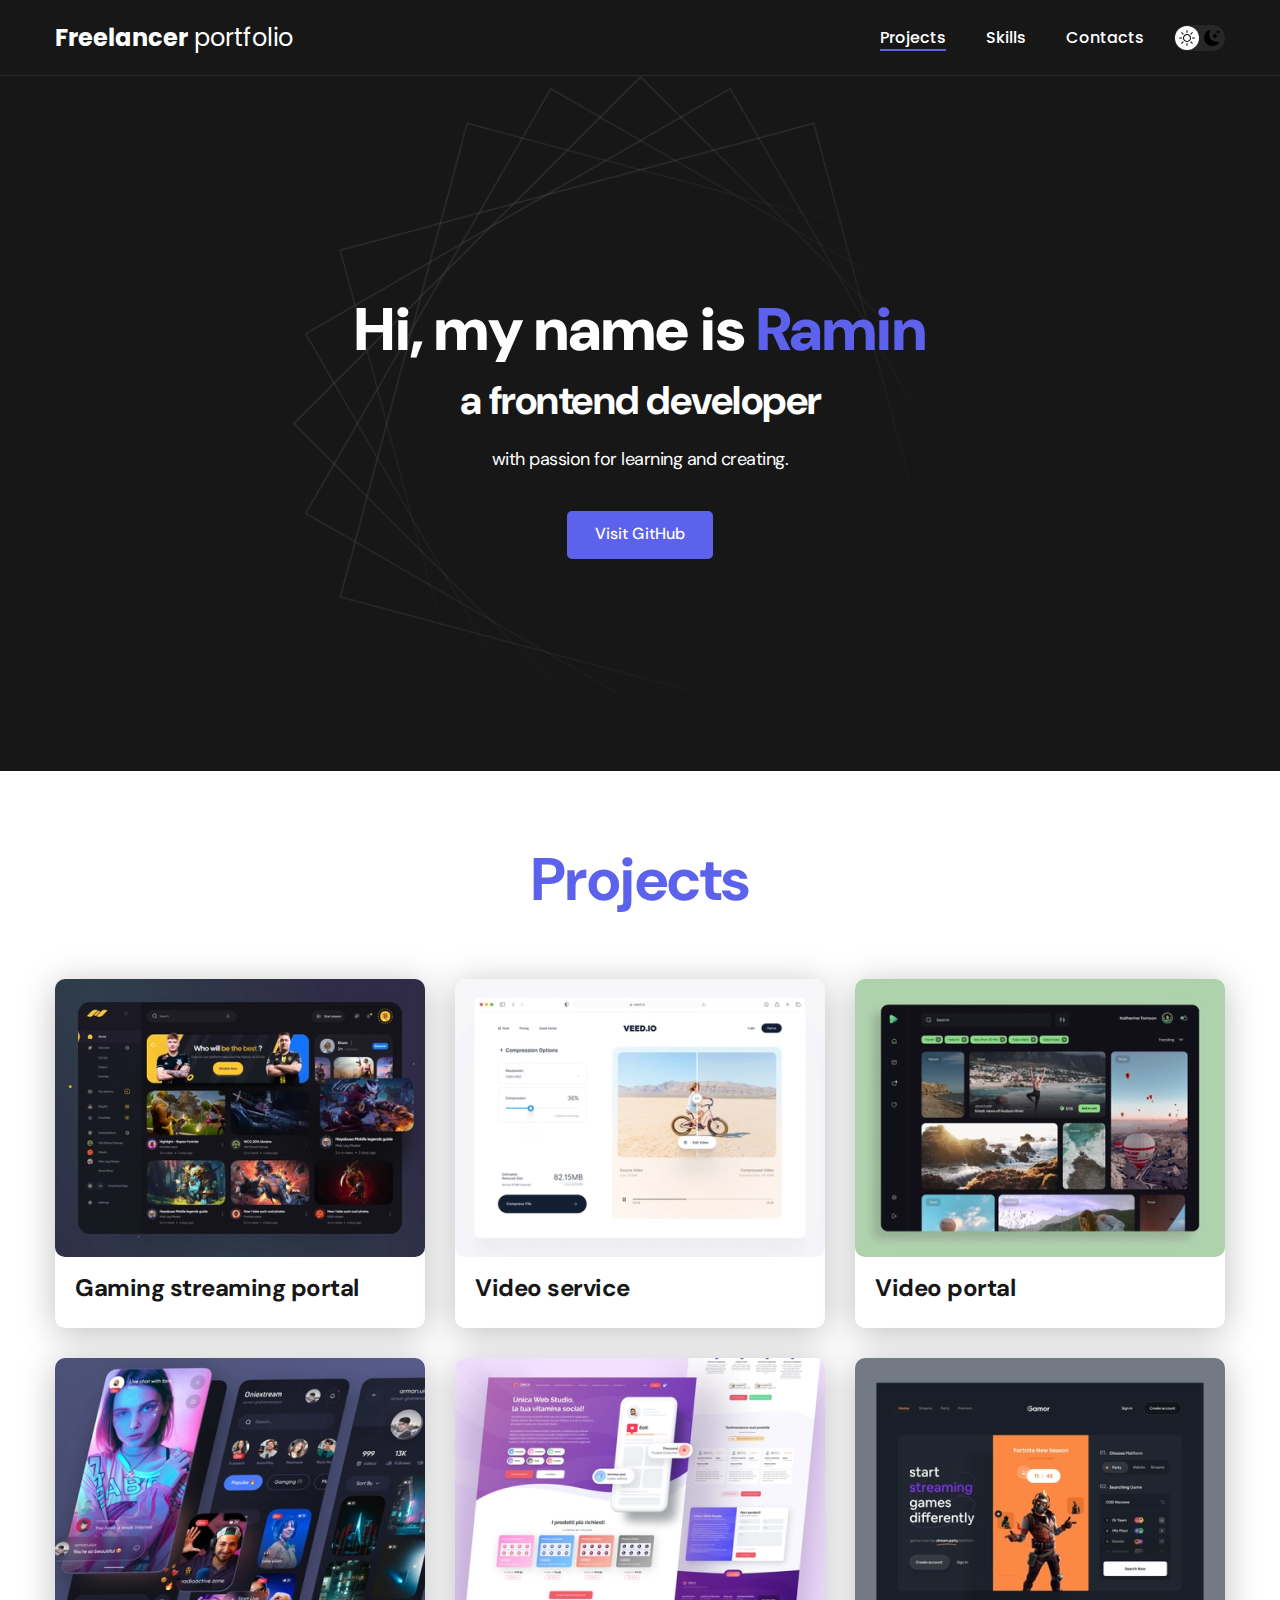
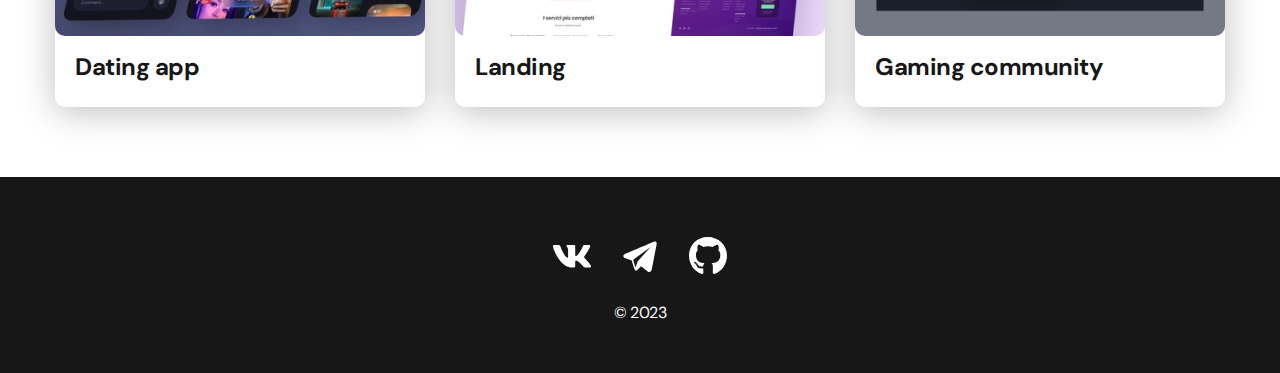
<file: index.html>
<!DOCTYPE html>
<html lang="en">
<head>
    <meta charset="UTF-8">
    <meta name="author" content="Ramin Sultangaliev">
    <meta name="viewport" content="width=device-width, initial-scale=1.0">
    <meta http-equiv="X-UA-Compatible" content="IE=edge">
    <link rel="stylesheet" href="css/style.css">
    <title>Freelancer portfolio</title>
</head>
<body>
    <nav class="nav">
        <div class="container">
            <div class="nav-row">
                <a href="./index.html" class="logo"><strong>Freelancer</strong> portfolio</a>
                <button class="theme-button">
                    <img src="images/icons/sun.svg" alt="Light mod" class="theme-button__icon">
                    <img src="images/icons/moon.svg" alt="Dark mod" class="theme-button__icon">
                </button>
                <ul class="nav-list">
                    <li class="nav-list__item">
                        <a href="./index.html" class="nav-list__link nav-list__link_active">Projects</a>
                    </li>
                    <li class="nav-list__item">
                        <a href="./skills.html" class="nav-list__link">Skills</a>
                    </li>
                    <li class="nav-list__item">
                        <a href="./contacts.html" class="nav-list__link">Contacts</a>
                    </li>
                </ul>
            </div>
        </div>
    </nav>

    <header class="header">
        <div class="header__wrapper">
            <h1 class="header__title">
                <strong>Hi, my name is <em>Ramin</em></strong>
                <br>
                a frontend developer
            </h1>
            <div class="header__text">
                <p>with passion for learning and creating.</p>
            </div>
            <a href="https://github.com/raminsultangaliev" target="_blank" class="button">Visit GitHub</a>
        </div>
    </header>

    <main>
        <section class="projects section">
            <div class="container">
                <h2 class="section__title">Projects</h2>
                <ul class="projects__list">
                    <li class="project">
                        <a href="./project-page.html">
                            <img src="images/project-1.jpg" alt="Project 1" class="project__image">
                            <h3 class="project__title">Gaming streaming portal</h3>
                        </a>
                    </li>
                    <li class="project">
                        <a href="./project-page.html">
                            <img src="images/project-2.jpg" alt="Project 2" class="project__image">
                            <h3 class="project__title">Video service</h3>
                        </a>
                    </li>
                    <li class="project">
                        <a href="./project-page.html">
                            <img src="images/project-3.jpg" alt="Project 3" class="project__image">
                            <h3 class="project__title">Video portal</h3>
                        </a>
                    </li>
                    <li class="project">
                        <a href="./project-page.html">
                            <img src="images/project-4.jpg" alt="Project 4" class="project__image">
                            <h3 class="project__title">Dating app</h3>
                        </a>
                    </li>
                    <li class="project">
                        <a href="./project-page.html">
                            <img src="images/project-5.jpg" alt="Project 5" class="project__image">
                            <h3 class="project__title">Landing</h3>
                        </a>
                    </li>
                    <li class="project">
                        <a href="./project-page.html">
                            <img src="images/project-6.jpg" alt="Project 6" class="project__image">
                            <h3 class="project__title">Gaming community</h3>
                        </a>
                    </li>
                </ul>
            </div>
        </section>
    </main>

    <footer class="footer">
        <div class="container">
            <div class="footer__wrapper">
                <ul class="social">
                    <li class="social__item"><a href="https://vk.com/id523957315" target="_blank"><img src="images/icons/vk.svg" alt="Link 1"></a></li>
                    <li class="social__item"><a href="https://t.me/rsul07" target="_blank"><img src="images/icons/telegram.svg" alt="Link 2"></a></li>
                    <li class="social__item"><a href="https://github.com/raminsultangaliev" target="_blank"><img src="images/icons/github.svg" alt="Link 3"></a></li>
                </ul>
                <div class="copyright">
                    <p>&copy; 2023</p>
                </div>
            </div>
        </div>
    </footer>

    <script src="./js/main.js"></script>
</body>
</html>
</file>
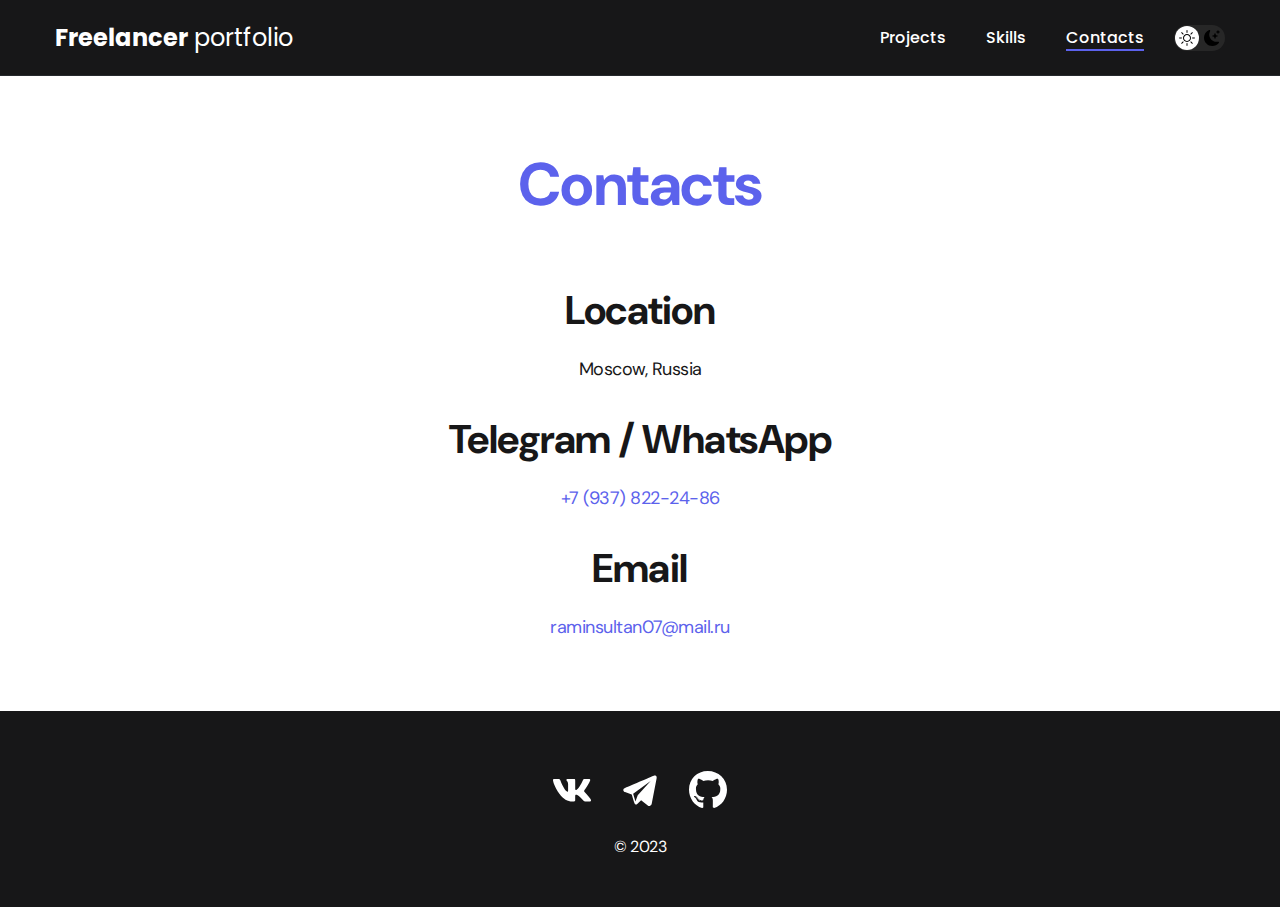
<file: contacts.html>
<!DOCTYPE html>
<html lang="en">
<head>
    <meta charset="UTF-8">
    <meta name="author" content="Ramin Sultangaliev">
    <meta name="viewport" content="width=device-width, initial-scale=1.0">
    <meta http-equiv="X-UA-Compatible" content="IE=edge">
    <link rel="stylesheet" href="css/style.css">
    <title>Freelancer portfolio</title>
</head>
<body>
    <nav class="nav">
        <div class="container">
            <div class="nav-row">
                <a href="./index.html" class="logo"><strong>Freelancer</strong> portfolio</a>
                <button class="theme-button">
                    <img src="images/icons/sun.svg" alt="Light mod" class="theme-button__icon">
                    <img src="images/icons/moon.svg" alt="Dark mod" class="theme-button__icon">
                </button>
                <ul class="nav-list">
                    <li class="nav-list__item">
                        <a href="./index.html" class="nav-list__link">Projects</a>
                    </li>
                    <li class="nav-list__item">
                        <a href="./skills.html" class="nav-list__link">Skills</a>
                    </li>
                    <li class="nav-list__item">
                        <a href="./contacts.html" class="nav-list__link nav-list__link_active">Contacts</a>
                    </li>
                </ul>
            </div>
        </div>
    </nav>

    <main>
        <section class="section">
            <div class="container">
                <h1 class="section__title">Contacts</h1>
                <ul class="content-list">
                    <li class="content-list__item">
                        <h2 class="content-list__title">Location</h2>
                        <p>
                            Moscow, Russia
                        </p>
                    </li>
                    <li class="content-list__item">
                        <h2 class="content-list__title">Telegram / WhatsApp</h2>
                        <p>
                            <a href="tel:+79378222486">+7 (937) 822-24-86</a>
                        </p>
                    </li>
                    <li class="content-list__item">
                        <h2 class="content-list__title">Email</h2>
                        <p>
                            <a href="mailto:raminsultan07@mail.ru" target="_blank">raminsultan07@mail.ru</a>
                        </p>
                    </li>
                </ul>
            </div>
        </section>
    </main>

    <footer class="footer">
        <div class="container">
            <div class="footer__wrapper">
                <ul class="social">
                    <li class="social__item"><a href="https://vk.com/id523957315" target="_blank"><img src="images/icons/vk.svg" alt="Link 1"></a></li>
                    <li class="social__item"><a href="https://t.me/rsul07" target="_blank"><img src="images/icons/telegram.svg" alt="Link 2"></a></li>
                    <li class="social__item"><a href="https://github.com/raminsultangaliev" target="_blank"><img src="images/icons/github.svg" alt="Link 3"></a></li>
                </ul>
                <div class="copyright">
                    <p>&copy; 2023</p>
                </div>
            </div>
        </div>
    </footer>

    <script src="./js/main.js"></script>
</body>
</html>
</file>
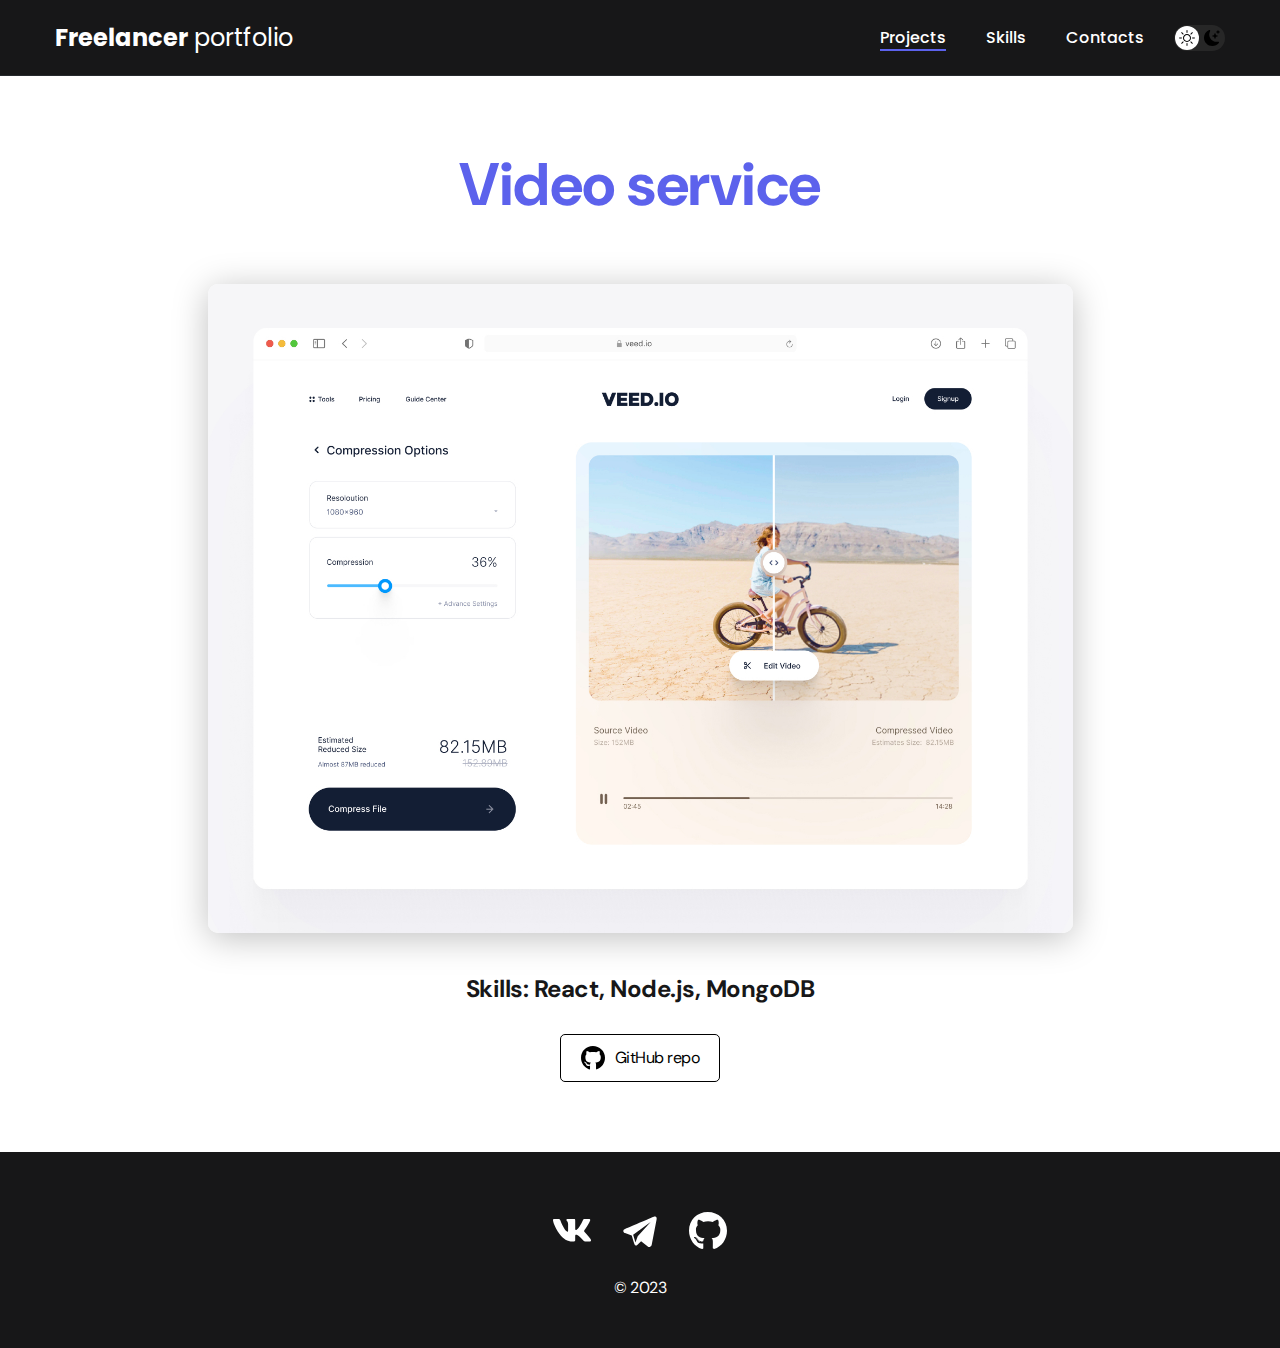
<file: project-page.html>
<!DOCTYPE html>
<html lang="en">
<head>
    <meta charset="UTF-8">
    <meta name="author" content="Ramin Sultangaliev">
    <meta name="viewport" content="width=device-width, initial-scale=1.0">
    <meta http-equiv="X-UA-Compatible" content="IE=edge">
    <link rel="stylesheet" href="css/style.css">
    <title>Freelancer portfolio</title>
</head>
<body>
    <nav class="nav">
        <div class="container">
            <div class="nav-row">
                <a href="./index.html" class="logo"><strong>Freelancer</strong> portfolio</a>
                <button class="theme-button">
                    <img src="images/icons/sun.svg" alt="Light mod" class="theme-button__icon">
                    <img src="images/icons/moon.svg" alt="Dark mod" class="theme-button__icon">
                </button>
                <ul class="nav-list">
                    <li class="nav-list__item">
                        <a href="./index.html" class="nav-list__link nav-list__link_active">Projects</a>
                    </li>
                    <li class="nav-list__item">
                        <a href="./skills.html" class="nav-list__link">Skills</a>
                    </li>
                    <li class="nav-list__item">
                        <a href="./contacts.html" class="nav-list__link">Contacts</a>
                    </li>
                </ul>
            </div>
        </div>
    </nav>

    <main>
        <section class="section">
            <div class="container">
                <div class="project-details">
                    <h1 class="section__title">Video service</h1>
                    <img src="images/big-project-2.jpg" alt="Project 2" class="project-details__image">
                    <div class="project-details__description">
                        <p>Skills: React, Node.js, MongoDB</p>
                    </div>
                    <a href="#" class="button-outline">
                        <img src="images/icons/github-black.svg" alt="Github">
                        GitHub repo
                    </a>
                </div>          
            </div>
        </section>
    </main>

    <footer class="footer">
        <div class="container">
            <div class="footer__wrapper">
                <ul class="social">
                    <li class="social__item"><a href="https://vk.com/id523957315" target="_blank"><img src="images/icons/vk.svg" alt="Link 1"></a></li>
                    <li class="social__item"><a href="https://t.me/rsul07" target="_blank"><img src="images/icons/telegram.svg" alt="Link 2"></a></li>
                    <li class="social__item"><a href="https://github.com/raminsultangaliev" target="_blank"><img src="images/icons/github.svg" alt="Link 3"></a></li>
                </ul>
                <div class="copyright">
                    <p>&copy; 2023</p>
                </div>
            </div>
        </div>
    </footer>

    <script src="./js/main.js"></script>
</body>
</html>
</file>
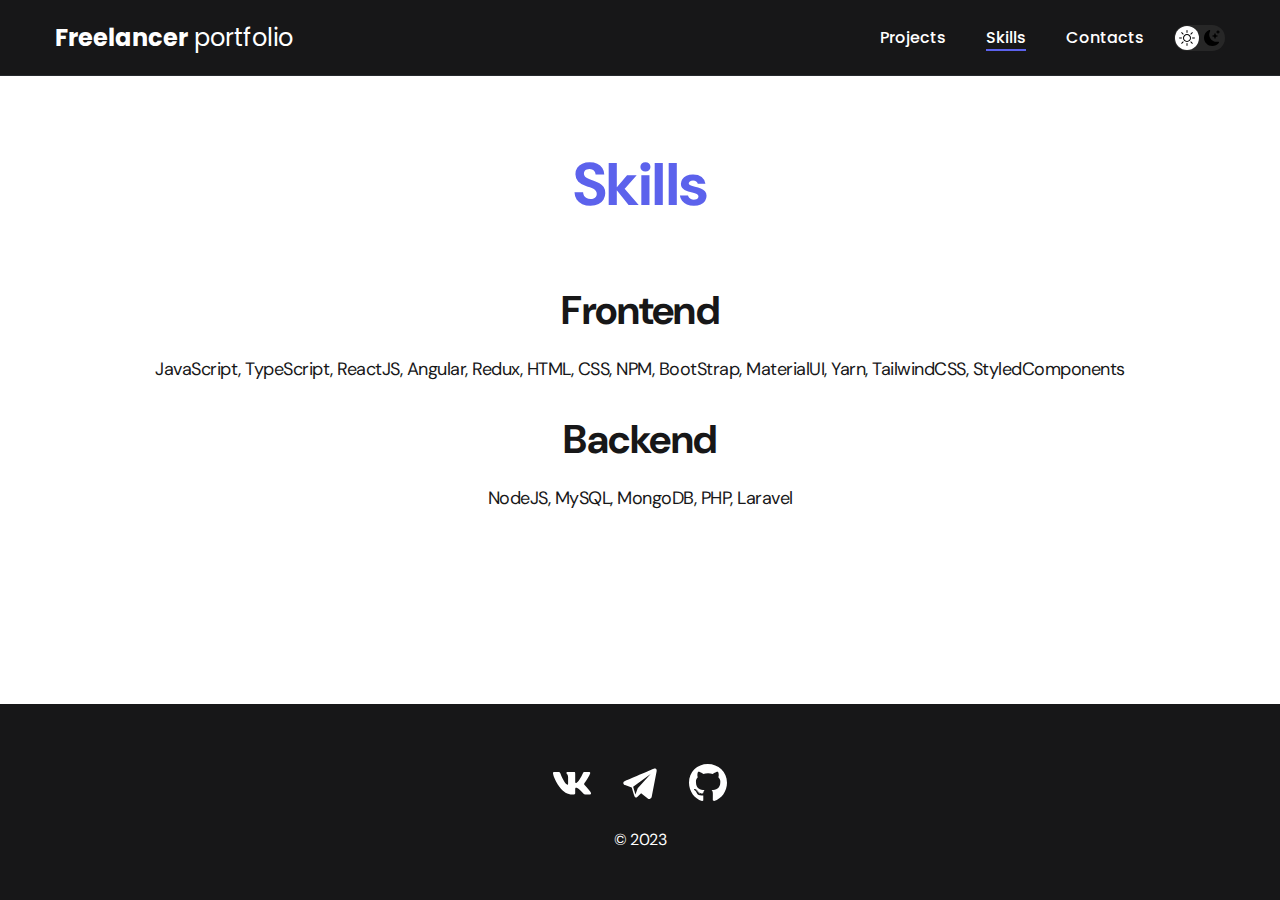
<file: skills.html>
<!DOCTYPE html>
<html lang="en">
<head>
    <meta charset="UTF-8">
    <meta name="author" content="Ramin Sultangaliev">
    <meta name="viewport" content="width=device-width, initial-scale=1.0">
    <meta http-equiv="X-UA-Compatible" content="IE=edge">
    <link rel="stylesheet" href="css/style.css">
    <title>Freelancer portfolio</title>
</head>
<body>
    <nav class="nav">
        <div class="container">
            <div class="nav-row">
                <a href="./index.html" class="logo"><strong>Freelancer</strong> portfolio</a>
                <button class="theme-button">
                    <img src="images/icons/sun.svg" alt="Light mod" class="theme-button__icon">
                    <img src="images/icons/moon.svg" alt="Dark mod" class="theme-button__icon">
                </button>
                <ul class="nav-list">
                    <li class="nav-list__item">
                        <a href="./index.html" class="nav-list__link">Projects</a>
                    </li>
                    <li class="nav-list__item">
                        <a href="./skills.html" class="nav-list__link nav-list__link_active">Skills</a>
                    </li>
                    <li class="nav-list__item">
                        <a href="./contacts.html" class="nav-list__link">Contacts</a>
                    </li>
                </ul>
            </div>
        </div>
    </nav>

    <main>
        <section class="section">
            <div class="container">
                <h1 class="section__title">Skills</h1>
                <ul class="content-list">
                    <li class="content-list__item">
                        <h2 class="content-list__title">Frontend</h2>
                        <p>
                            JavaScript, TypeScript, ReactJS, Angular, Redux, HTML,
                            CSS, NPM, BootStrap, MaterialUI, Yarn, TailwindCSS, StyledComponents
                        </p>
                    </li>
                    <li class="content-list__item">
                        <h2 class="content-list__title">Backend</h2>
                        <p>
                            NodeJS, MySQL, MongoDB, PHP, Laravel
                        </p>
                    </li>
                </ul>
            </div>
        </section>
    </main>

    <footer class="footer">
        <div class="container">
            <div class="footer__wrapper">
                <ul class="social">
                    <li class="social__item"><a href="https://vk.com/id523957315" target="_blank"><img src="images/icons/vk.svg" alt="Link 1"></a></li>
                    <li class="social__item"><a href="https://t.me/rsul07" target="_blank"><img src="images/icons/telegram.svg" alt="Link 2"></a></li>
                    <li class="social__item"><a href="https://github.com/raminsultangaliev" target="_blank"><img src="images/icons/github.svg" alt="Link 3"></a></li>
                </ul>
                <div class="copyright">
                    <p>&copy; 2023</p>
                </div>
            </div>
        </div>
    </footer>

    <script src="./js/main.js"></script>
</body>
</html>
</file>
<file: css/style.css>
@import url(reset.css);
@import url("https://fonts.googleapis.com/css2?family=DM+Sans:wght@400;500;700&family=Poppins:wght@400;500;700&display=swap");

:root {
    --blackest: #000;
    --black: #171718;
    --black-border: #26292d;
    --dark-gray: #272727;
    --white: #fff;
    --purple: #5c62ec;
    --red: #e34234;

    --dark-bg: var(--black);
    --dark-border: var(--black-border);
    --black-text: var(--black);
    --header-title: var(--purple);
    --header-text: var(--white);

    /* Light mode */
    --page-bg: var(--white);
    --text-color: var(--black);
    --accent: var(--purple);
    --box-shadow: 0px 5px 35px 0px rgba(0, 0, 0, 0.25);
}

.dark {
    /* Dark mode */
    --page-bg: var(--dark-gray);
    --text-color: var(--white);
    --accent: var(--red);
    --box-shadow: 0px 5px 35px 0px rgba(0, 0, 0, 0.8);
}

html,
body {
    font-family: "DM Sans", sans-serif;
    letter-spacing: -0.5px;
    min-height: 100vh;
    display: flex;
    flex-direction: column;
    background-color: var(--page-bg);
    color: var(--text-color);
}

.container {
    max-width: 1200px;
    padding: 0 15px;
    margin: 0 auto;
}

/* Navigation */

.nav {
    padding: 20px 0;
    border-bottom: 1px solid var(--dark-border);
    background-color: var(--dark-bg);
    letter-spacing: normal;
}

.nav-row {
    display: flex;
    justify-content: flex-end;
    align-items: center;
    gap: 20px 30px;
    flex-wrap: wrap;
}

.logo {
    color: var(--header-text);
    font-size: 24px;
    font-family: "Poppins", sans-serif;
    margin-right: auto;
}

.logo strong {
    font-weight: 700;
}

.nav-list {
    display: flex;
    align-items: center;
    flex-wrap: wrap;
    gap: 10px 40px;
    font-size: 16px;
    font-weight: 500;
    font-family: "Poppins", sans-serif;
}

.nav-list__link {
    color: var(--header-text);
    transition: opacity 0.2s ease-in;
}

.nav-list:has(.nav-list__link:hover) .nav-list__link:not(:hover),
.nav-list:has(.nav-list__link:focus) .nav-list__link:not(:focus) {
    opacity: 0.5;
}

.nav-list__link_active {
    position: relative;
}

.nav-list__link_active::before {
    content: "";
    display: block;
    height: 2px;
    width: 100%;
    background-color: var(--header-title);
    position: absolute;
    left: 0;
    top: 100%;
}

/* Theme button */

.theme-button {
    position: relative;
    display: flex;
    justify-content: space-between;
    order: 1;
    width: 51px;
    height: 26px;
    padding: 5px;
    background-color: #272727;
    border-radius: 58px;
}

.theme-button:focus {
    outline: 2px dashed white;
}

.theme-button::before {
    content: "";
    position: absolute;
    top: 1px;
    left: 1px;
    display: block;
    width: 24px;
    height: 24px;
    border-radius: 50%;
    background-color: var(--white);
    transition: left 0.3s ease-in-out;
}

.theme-button_active::before {
    left: 26px;
}

.theme-button__icon {
    position: relative;
}

/* Header */

.header {
    display: flex;
    justify-content: center;
    align-items: center;
    padding: 40px 0;
    min-height: 695px;
    background-color: var(--dark-bg);
    background-image: url(../images/header-background.png);
    background-repeat: no-repeat;
    background-size: contain;
    background-position: center;
    color: var(--header-text);
    text-align: center;
}

.header__wrapper {
    padding: 0 15px;
    max-width: 660px;
}

.header__title {
    margin-bottom: 20px;
    font-size: 40px;
    font-weight: 700;
    line-height: 1.4;
}

.header__title strong {
    font-size: 60px;
}

.header__title em {
    font-style: normal;
    color: var(--header-title);
}

.header__text {
    margin-bottom: 40px;
    font-size: 18px;
    line-height: 1.33;
}

.header__text p + p {
    margin-top: 0.5em;
}

.button {
    display: inline-block;
    height: 48px;
    padding: 12px 28px;
    border-radius: 5px;
    background-color: var(--header-title);
    color: var(--white);
    letter-spacing: 0.15px;
    font-size: 16px;
    font-weight: 500;
    transition: opacity 0.2s ease-in;
}

.button:hover {
    opacity: 0.8;
}

/* Section */

.section {
    padding: 70px 0;
}

.section__title {
    margin-bottom: 60px;
    font-size: 60px;
    font-weight: 700;
    line-height: 1.3;
    color: var(--accent);
    text-align: center;
}

/* Projects */

.projects__list {
    display: flex;
    flex-wrap: wrap;
    gap: 30px;
    justify-content: center;
}

.project {
    max-width: 370px;
    background-color: var(--white);
    border-radius: 10px;
    box-shadow: var(--box-shadow);
}

.project:hover .project__title,
.project a:focus .project__title {
    color: var(--accent);
}

.project__image {
    border-radius: 10px;
}

.project__title {
    padding: 15px 20px 25px;
    font-weight: 700;
    line-height: 1.3;
    font-size: 24px;
    color: var(--black-text);
    transition: color 0.2s ease-in;
}

/* Footer */

.footer {
    padding: 60px 0 50px;
    background-color: var(--dark-bg);
    color: var(--header-text);
    margin-top: auto;
}

.footer__wrapper {
    display: flex;
    flex-direction: column;
    align-items: center;
    row-gap: 27px;
}

.social {
    display: flex;
    align-items: center;
    column-gap: 30px;
}

.social__item a {
    display: flex;
}

.copyright {
    font-size: 16px;
}

.copyright p + p {
    margin-top: 0.5em;
}

/* Project Details  */

.project-details {
    margin: 0 auto;
    max-width: 865px;
    display: flex;
    flex-direction: column;
    align-items: center;
}

.project-details__image {
    max-width: 100%;
    margin-bottom: 40px;
    border-radius: 10px;
    box-shadow: var(--box-shadow);
}

.project-details__description {
    margin-bottom: 30px;
    font-size: 24px;
    font-weight: 700;
    line-height: 1.3;
}

.button-outline {
    height: 48px;
    padding: 12px 20px;
    border-radius: 5px;
    border: 1px solid var(--blackest);
    background-color: var(--white);
    color: var(--blackest);
    display: flex;
    column-gap: 10px;
    align-items: center;
    transition: opacity 0.2s ease-in;
}

.button-outline:hover {
    opacity: 0.8;
}

/* Content List */

.content-list {
    margin: 0 auto;
    max-width: 970px;
    display: flex;
    flex-direction: column;
    align-items: center;
    text-align: center;
    row-gap: 30px;
}

.content-list a {
    color: var(--accent);
}

.content-list__item {
    font-size: 18px;
    line-height: 1.5;
}

.content-list__item p + p {
    margin-top: 0.5em;
}

.content-list__title {
    margin-bottom: 20px;
    font-size: 40px;
    line-height: 1.3;
    font-weight: 700;
}

@media screen and (max-width: 620px) {
    .nav-row {
        justify-content: space-between;
    }

    .theme-button {
        order: 0;
    }

    .header {
        min-height: unset;
    }

    .header__title {
        font-size: 30px;
    }

    .header__title strong {
        font-size: 40px;
    }

    .section {
        padding: 40px 0;
    }

    .section__title {
        margin-bottom: 40px;
    }

    .footer {
        padding: 40px 0 30px;
    }

    .footer__wrapper {
        row-gap: 20px;
    }

    .social {
        column-gap: 20px;
    }

    .social__item {
        width: 28px;
    }

    .content-list__title {
        margin-bottom: 10px;
        font-size: 30px;
    }
}
</file>
